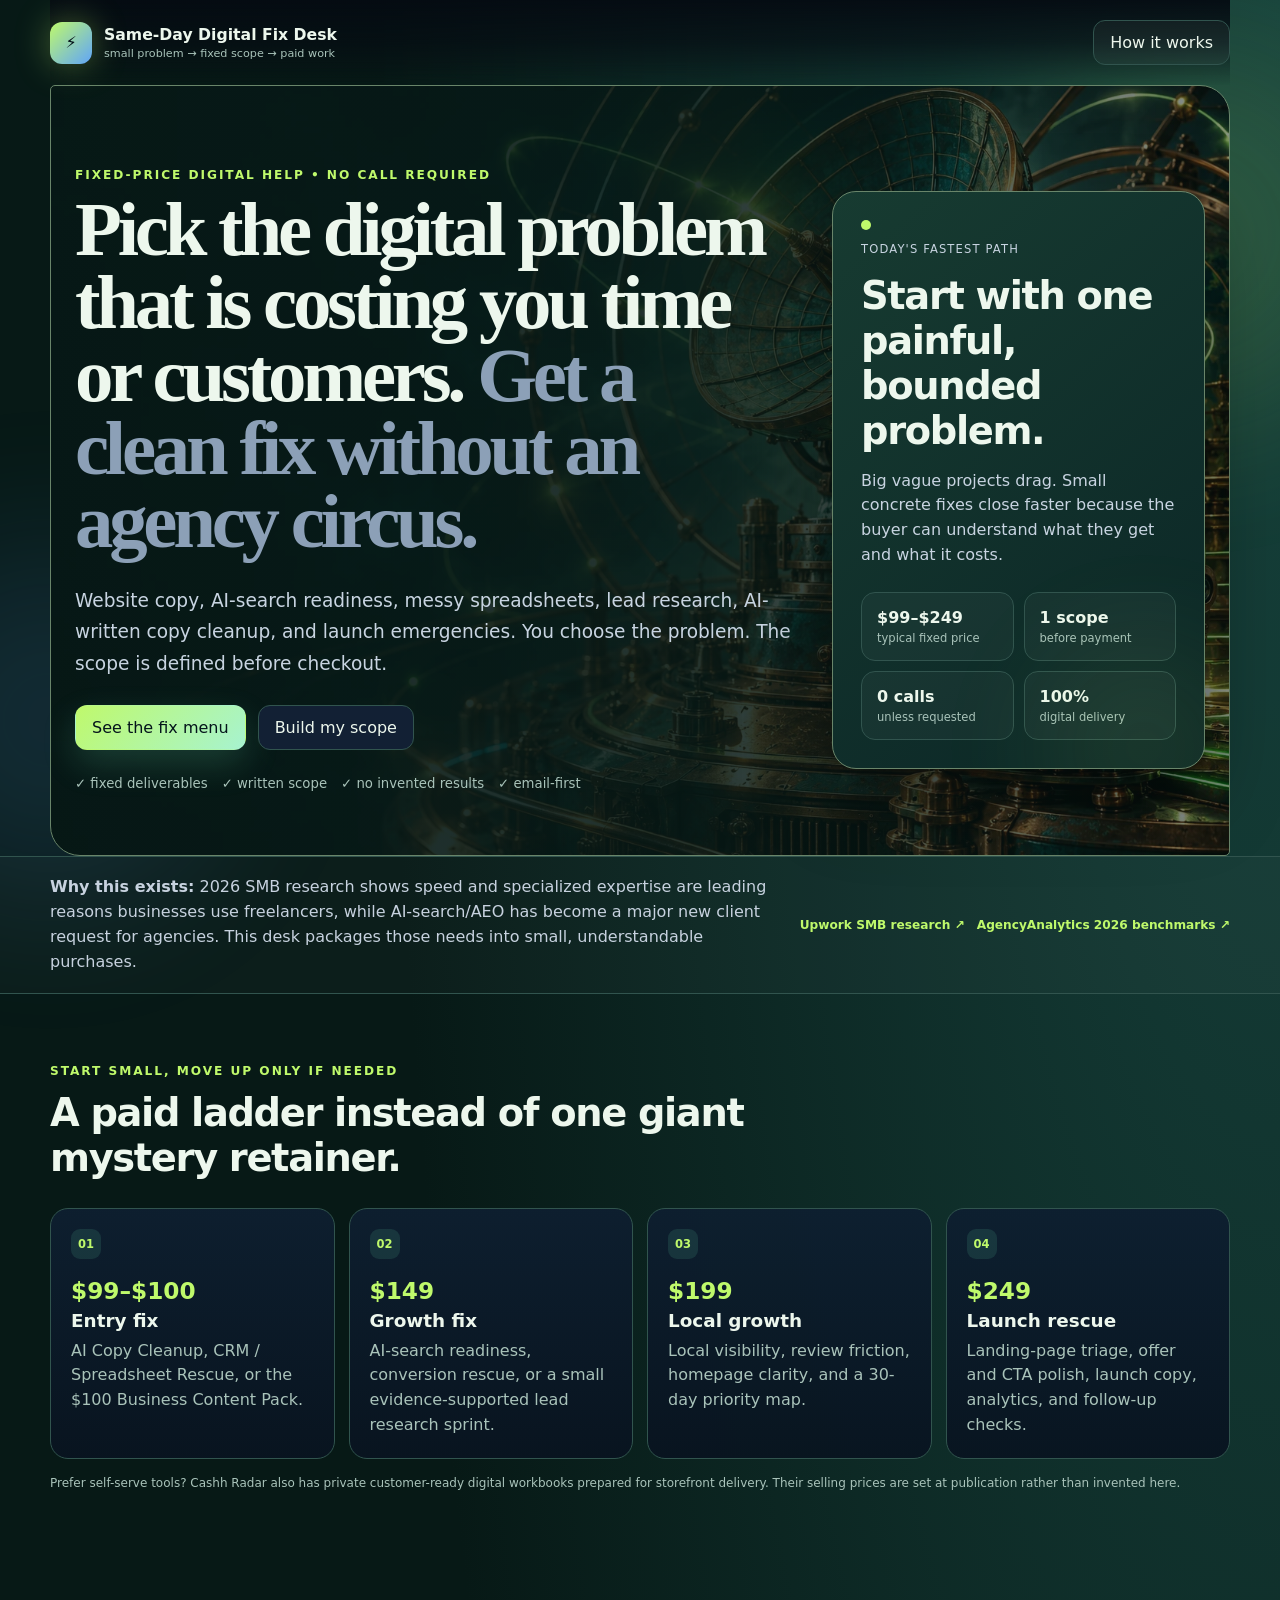
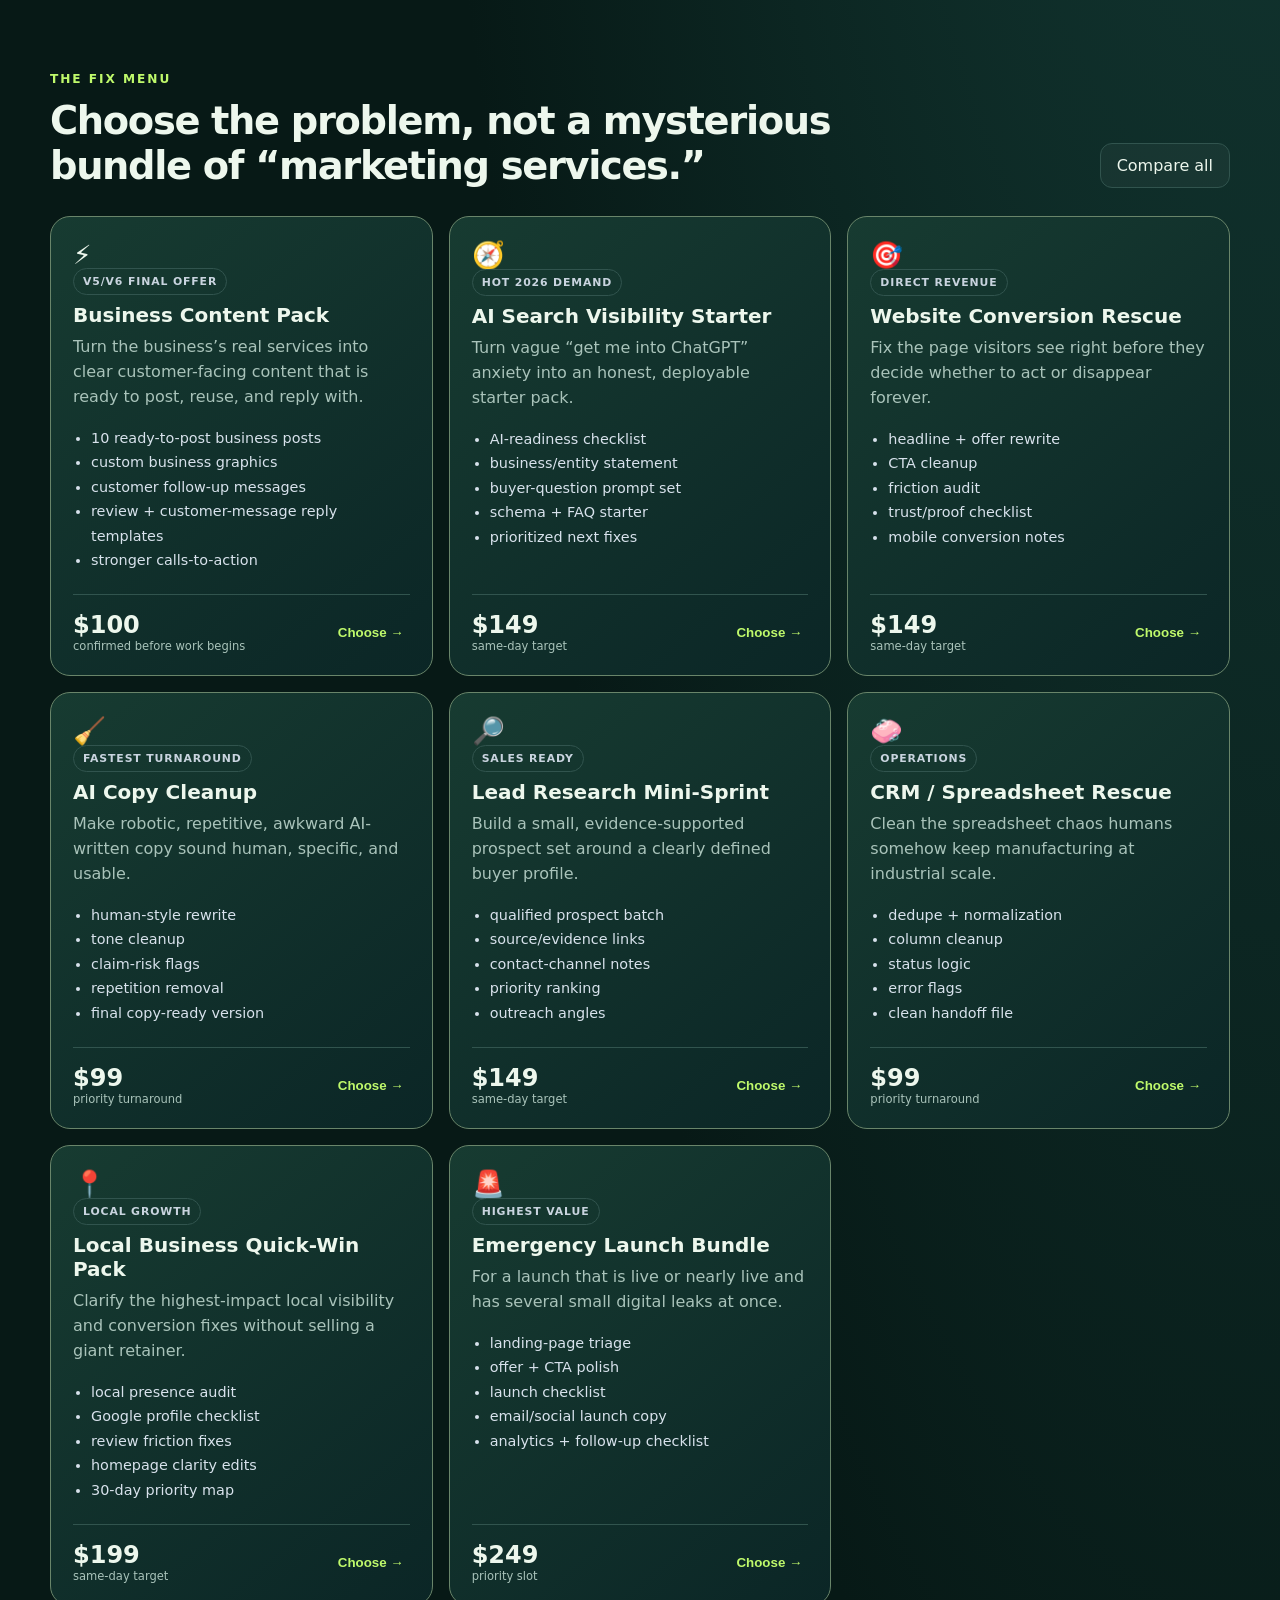
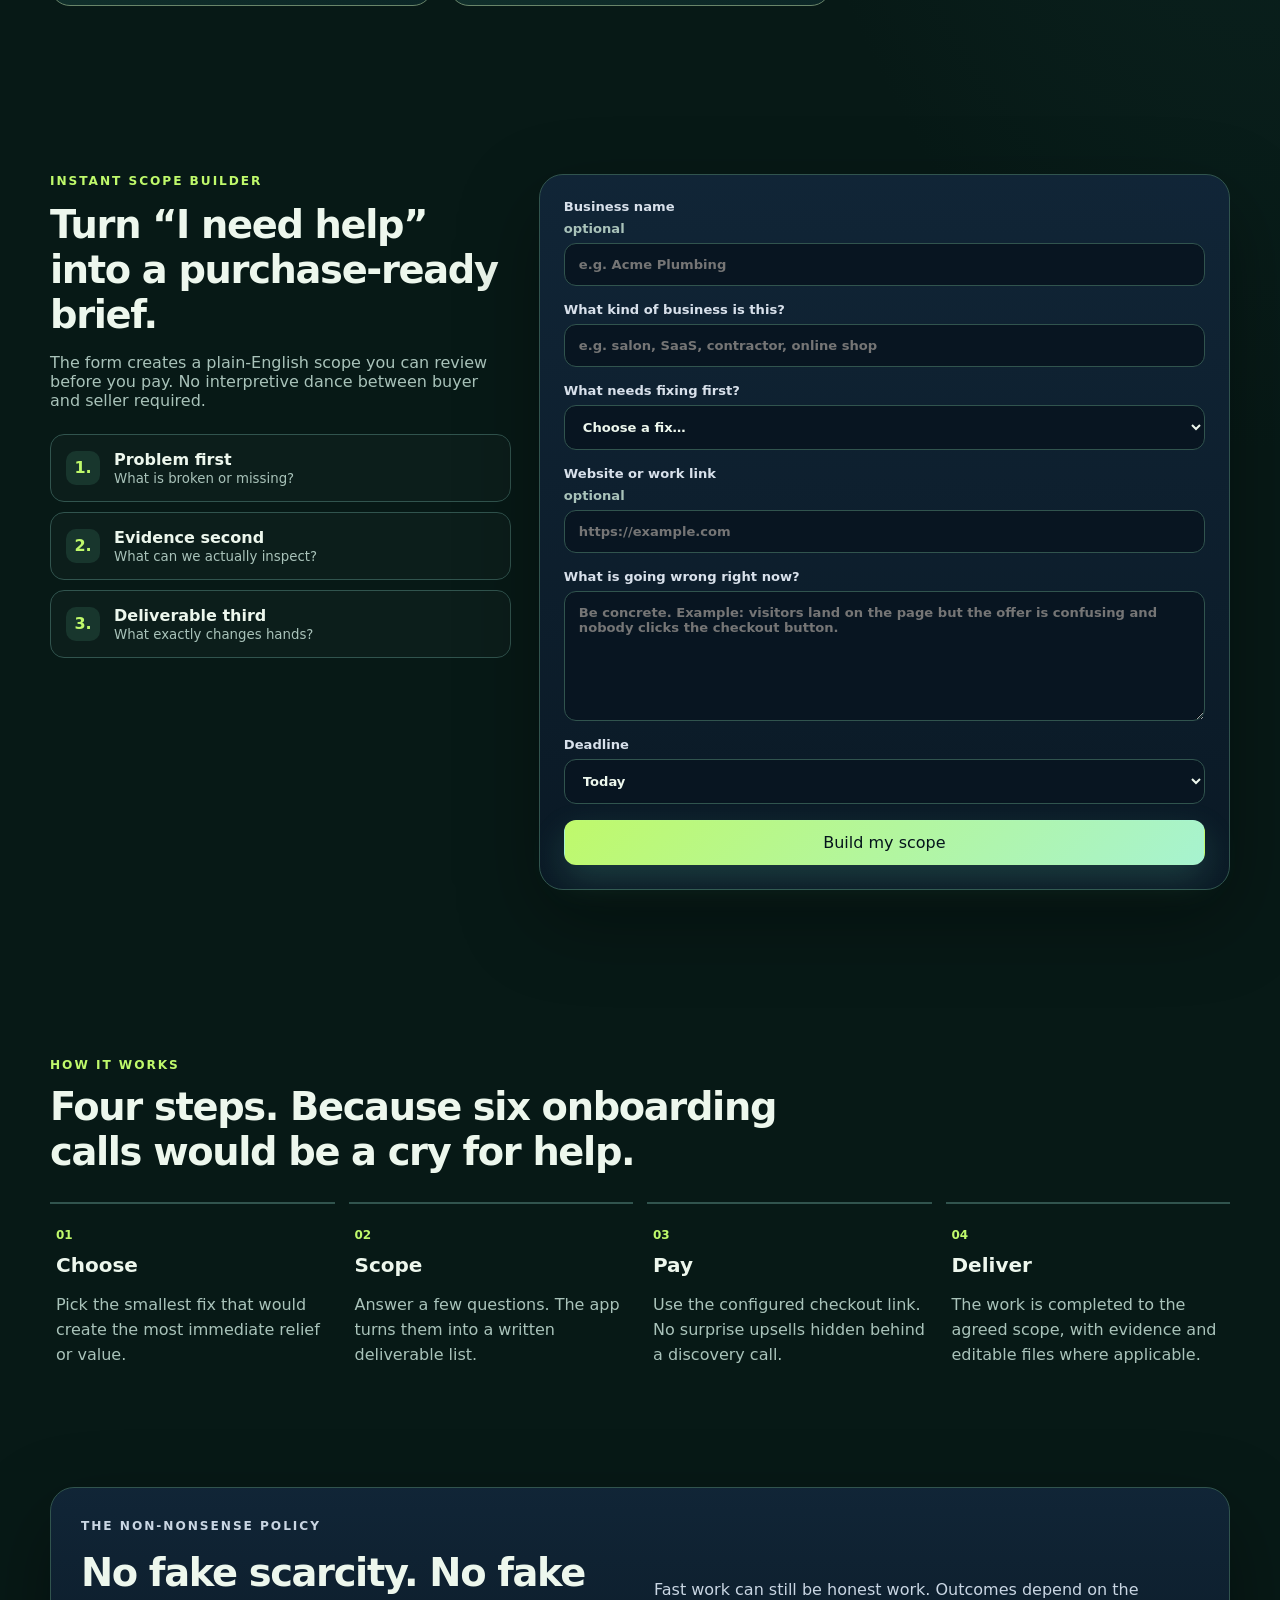
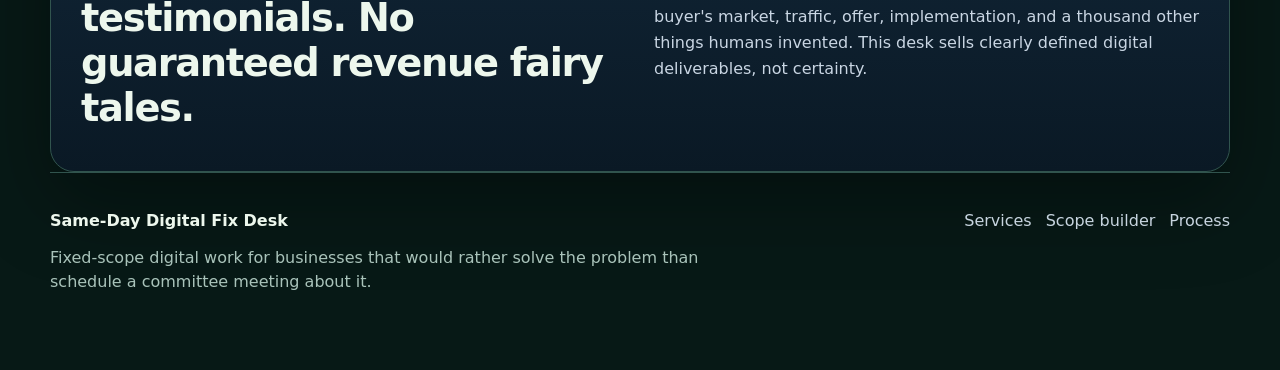
<file: fix-desk/index.html>
<!doctype html>
<html lang="en">
<head>
  <meta charset="utf-8" />
  <meta name="viewport" content="width=device-width,initial-scale=1,viewport-fit=cover" />
  <meta name="theme-color" content="#111827" />
  <meta name="description" content="Fixed-price same-day digital help for small businesses, with personalized prospect links and purchase-ready scopes." />
  <link rel="manifest" href="manifest.webmanifest" />
  <link rel="icon" href="/static/assets/icons/icon-192.png" />
  <link rel="apple-touch-icon" href="/static/assets/icons/icon-192.png" />
  <link rel="stylesheet" href="styles.css" />
  <title>Same-Day Digital Fix Desk</title>
</head>
<body>
  <div class="bg-orb orb-a"></div><div class="bg-orb orb-b"></div>
  <header class="topbar shell">
    <a class="brand" href="#top" aria-label="Home">
      <span class="brand-mark">⚡</span>
      <span><strong id="brandName">Same-Day Digital Fix Desk</strong><small>small problem → fixed scope → paid work</small></span>
    </a>
    <div class="top-actions">
      <button id="installBtn" class="ghost hidden" type="button">Install app</button>
      <a class="ghost" href="#how">How it works</a>
    </div>
  </header>

  <main id="top">
    <section id="leadBanner" class="lead-banner shell hidden" aria-live="polite">
      <div><span class="lead-kicker">PERSONALIZED REVIEW</span><strong id="leadBusiness"></strong></div>
      <button id="leadReviewBtn" class="primary" type="button">Review recommended fix</button>
    </section>

    <section class="hero shell">
      <div class="hero-copy">
        <div id="heroEyebrow" class="eyebrow">FIXED-PRICE DIGITAL HELP • NO CALL REQUIRED</div>
        <h1 id="heroTitle">Pick the digital problem that is costing you time or customers. <span>Get a clean fix without an agency circus.</span></h1>
        <p id="heroSub" class="hero-sub">Website copy, AI-search readiness, messy spreadsheets, lead research, AI-written copy cleanup, and launch emergencies. You choose the problem. The scope is defined before checkout.</p>
        <div class="hero-cta">
          <a id="heroPrimary" class="primary" href="#services">See the fix menu</a>
          <button class="secondary" id="startScopeBtn" type="button">Build my scope</button>
        </div>
        <div class="trust-row">
          <span>✓ fixed deliverables</span><span>✓ written scope</span><span>✓ no invented results</span><span>✓ email-first</span>
        </div>
      </div>
      <aside id="heroCard" class="hero-card">
        <div class="pulse-dot"></div>
        <p id="heroCardLabel" class="muted caps">TODAY'S FASTEST PATH</p>
        <h2 id="heroCardTitle">Start with one painful, bounded problem.</h2>
        <p id="heroCardText">Big vague projects drag. Small concrete fixes close faster because the buyer can understand what they get and what it costs.</p>
        <div id="heroMiniGrid" class="mini-grid">
          <div><strong>$99–$249</strong><span>typical fixed price</span></div>
          <div><strong>1 scope</strong><span>before payment</span></div>
          <div><strong>0 calls</strong><span>unless requested</span></div>
          <div><strong>100%</strong><span>digital delivery</span></div>
        </div>
      </aside>
    </section>

    <section id="leadEvidence" class="shell lead-evidence hidden">
      <div class="evidence-card">
        <p class="eyebrow">WHAT I NOTICED</p>
        <h2 id="leadEvidenceTitle"></h2>
        <p id="leadProblem"></p>
        <div class="evidence-note"><strong>Evidence / context</strong><span id="leadEvidenceText"></span></div>
        <a id="leadSource" class="source-link hidden" target="_blank" rel="noopener noreferrer">Open supporting source ↗</a>
        <p class="tiny muted">This is an observed issue or opportunity, not a claim that a purchase will produce guaranteed revenue or rankings.</p>
      </div>
      <div class="recommended-card">
        <p class="eyebrow">RECOMMENDED FIX</p>
        <div id="leadRecommended"></div>
      </div>
    </section>

    <section class="strip">
      <div class="shell strip-inner">
        <p><strong>Why this exists:</strong> 2026 SMB research shows speed and specialized expertise are leading reasons businesses use freelancers, while AI-search/AEO has become a major new client request for agencies. This desk packages those needs into small, understandable purchases.</p>
        <div class="research-links"><a href="https://www.upwork.com/resources/how-smbs-are-using-freelancers" target="_blank" rel="noopener noreferrer">Upwork SMB research ↗</a><a href="https://agencyanalytics.com/blog/agency-benchmarks-2026-ai-search" target="_blank" rel="noopener noreferrer">AgencyAnalytics 2026 benchmarks ↗</a></div>
      </div>
    </section>

    <section id="offerLadder" class="shell section offer-ladder">
      <div class="section-head">
        <div><p class="eyebrow">START SMALL, MOVE UP ONLY IF NEEDED</p><h2>A paid ladder instead of one giant mystery retainer.</h2></div>
      </div>
      <div class="ladder-grid">
        <article><span>01</span><strong>$99–$100</strong><h3>Entry fix</h3><p>AI Copy Cleanup, CRM / Spreadsheet Rescue, or the $100 Business Content Pack.</p></article>
        <article><span>02</span><strong>$149</strong><h3>Growth fix</h3><p>AI-search readiness, conversion rescue, or a small evidence-supported lead research sprint.</p></article>
        <article><span>03</span><strong>$199</strong><h3>Local growth</h3><p>Local visibility, review friction, homepage clarity, and a 30-day priority map.</p></article>
        <article><span>04</span><strong>$249</strong><h3>Launch rescue</h3><p>Landing-page triage, offer and CTA polish, launch copy, analytics, and follow-up checks.</p></article>
      </div>
      <p class="tiny muted ladder-note">Prefer self-serve tools? Cashh Radar also has private customer-ready digital workbooks prepared for storefront delivery. Their selling prices are set at publication rather than invented here.</p>
    </section>

    <section id="services" class="shell section">
      <div class="section-head">
        <div><p class="eyebrow">THE FIX MENU</p><h2>Choose the problem, not a mysterious bundle of “marketing services.”</h2></div>
        <button id="compareBtn" class="ghost" type="button">Compare all</button>
      </div>
      <div id="serviceGrid" class="service-grid" aria-live="polite"></div>
    </section>

    <section id="scope" class="shell section two-col">
      <div>
        <p class="eyebrow">INSTANT SCOPE BUILDER</p>
        <h2>Turn “I need help” into a purchase-ready brief.</h2>
        <p class="muted">The form creates a plain-English scope you can review before you pay. No interpretive dance between buyer and seller required.</p>
        <div class="principles">
          <div><b>1.</b><span><strong>Problem first</strong><small>What is broken or missing?</small></span></div>
          <div><b>2.</b><span><strong>Evidence second</strong><small>What can we actually inspect?</small></span></div>
          <div><b>3.</b><span><strong>Deliverable third</strong><small>What exactly changes hands?</small></span></div>
        </div>
      </div>
      <form id="scopeForm" class="scope-card">
        <label>Business name <span class="optional">optional</span><input id="businessNameInput" maxlength="100" placeholder="e.g. Acme Plumbing" /></label>
        <label>What kind of business is this?<input id="businessType" required maxlength="80" placeholder="e.g. salon, SaaS, contractor, online shop" /></label>
        <label>What needs fixing first?<select id="serviceSelect" required></select></label>
        <label>Website or work link <span class="optional">optional</span><input id="workUrl" type="url" placeholder="https://example.com" /></label>
        <label>What is going wrong right now?<textarea id="problemText" required maxlength="700" placeholder="Be concrete. Example: visitors land on the page but the offer is confusing and nobody clicks the checkout button."></textarea></label>
        <label>Deadline<select id="deadline"><option>Today</option><option>Within 24 hours</option><option>Within 48 hours</option><option>This week</option></select></label>
        <button class="primary wide" type="submit">Build my scope</button>
      </form>
    </section>

    <section id="scopeResult" class="shell section hidden">
      <div class="result-card">
        <div class="result-top"><div><p class="eyebrow">YOUR READY-TO-SEND SCOPE</p><h2 id="scopeTitle"></h2></div><span id="scopePrice" class="price-pill"></span></div>
        <div id="scopeOutput" class="scope-output"></div>
        <div class="result-actions">
          <button id="copyScopeBtn" class="secondary" type="button">Copy scope</button>
          <a id="emailScopeBtn" class="secondary" href="#">Email scope</a>
          <a id="payBtn" class="primary" href="#" target="_blank" rel="noopener noreferrer">Continue to checkout</a>
        </div>
        <p id="checkoutNote" class="tiny muted"></p>
      </div>
    </section>

    <section id="how" class="shell section">
      <div class="section-head"><div><p class="eyebrow">HOW IT WORKS</p><h2>Four steps. Because six onboarding calls would be a cry for help.</h2></div></div>
      <div class="steps">
        <article><span>01</span><h3>Choose</h3><p>Pick the smallest fix that would create the most immediate relief or value.</p></article>
        <article><span>02</span><h3>Scope</h3><p>Answer a few questions. The app turns them into a written deliverable list.</p></article>
        <article><span>03</span><h3>Pay</h3><p>Use the configured checkout link. No surprise upsells hidden behind a discovery call.</p></article>
        <article><span>04</span><h3>Deliver</h3><p>The work is completed to the agreed scope, with evidence and editable files where applicable.</p></article>
      </div>
    </section>

    <section class="shell section ethics">
      <div><p class="eyebrow">THE NON-NONSENSE POLICY</p><h2>No fake scarcity. No fake testimonials. No guaranteed revenue fairy tales.</h2></div>
      <p>Fast work can still be honest work. Outcomes depend on the buyer's market, traffic, offer, implementation, and a thousand other things humans invented. This desk sells clearly defined digital deliverables, not certainty.</p>
    </section>

    <section id="ownerPanel" class="shell section hidden">
      <div class="owner-card">
        <p class="eyebrow">OWNER LAUNCH CONSOLE</p>
        <h2>Configure checkout, then generate personalized prospect links in bulk.</h2>
        <p class="muted">Everything below runs locally in this browser. Paste PayPal, Shopify, Sellvia, Stripe Payment Links, or any HTTPS checkout URL. You can set one fallback checkout or a different URL for every package.</p>
        <div class="owner-grid">
          <label>Public brand name<input id="ownerBrand" value="Same-Day Digital Fix Desk" /></label>
          <label>Fallback checkout URL<input id="ownerPay" type="url" placeholder="https://..." /></label>
          <label>Reply email<input id="ownerEmail" type="email" placeholder="you@example.com" /></label>
          <label>Seller note<input id="ownerNote" maxlength="140" placeholder="e.g. Email delivery only. Most scopes completed same day when capacity allows." /></label>
        </div>
        <h3 class="owner-subhead">Package prices + checkout links</h3>
        <div class="owner-services" id="ownerServices"></div>
        <div class="result-actions">
          <button id="generateLinkBtn" class="primary" type="button">Generate generic customer link</button>
          <button id="copyLinkBtn" class="secondary hidden" type="button">Copy customer link</button>
          <button id="shareLinkBtn" class="secondary hidden" type="button">Share</button>
        </div>
        <div id="customerLinkBox" class="linkbox hidden"></div>
        <div class="goal-card"><strong id="goalMath"></strong><span>Seller-side launch math, not a promise of sales.</span></div>
      </div>

      <div class="owner-card campaign-card">
        <p class="eyebrow">CAMPAIGN LINK GENERATOR</p>
        <h2>Turn a prospect sheet into one personalized sales page per business.</h2>
        <p class="muted">Use these headers: <code>business_name,business_type,website,problem,evidence,source_url,service_id</code>. Valid service IDs: <code>content, aeo, conversion, cleanup, leads, data, local, launch</code>. Leave service_id blank and the app will infer a best-fit package from the problem text.</p>
        <div class="campaign-actions">
          <label class="file-label">Import CSV<input id="campaignFile" type="file" accept=".csv,text/csv" /></label>
          <button id="loadSampleBtn" class="secondary" type="button">Load sample row</button>
          <button id="clearCampaignBtn" class="ghost" type="button">Clear</button>
        </div>
        <textarea id="campaignCsv" class="campaign-textarea" spellcheck="false" placeholder="business_name,business_type,website,problem,evidence,source_url,service_id
Example Co,local retailer,https://example.com,Homepage offer is hard to understand,Homepage hero leads with generic copy,https://example.com,conversion"></textarea>
        <div class="result-actions">
          <button id="generateCampaignBtn" class="primary" type="button">Generate personalized links</button>
          <button id="downloadCampaignBtn" class="secondary hidden" type="button">Download enriched CSV</button>
        </div>
        <div id="campaignStatus" class="campaign-status muted"></div>
        <div id="campaignPreview" class="campaign-preview"></div>
      </div>
    </section>
  </main>

  <footer class="shell footer">
    <div><strong id="footerBrand">Same-Day Digital Fix Desk</strong><p>Fixed-scope digital work for businesses that would rather solve the problem than schedule a committee meeting about it.</p></div>
    <div class="footer-links"><a href="#services">Services</a><a href="#scope">Scope builder</a><a href="#how">Process</a></div>
  </footer>

  <dialog id="compareDialog">
    <button class="dialog-close" id="closeCompare" aria-label="Close">×</button>
    <p class="eyebrow">COMPARE FIXES</p><h2>Pick the smallest scope that solves the actual problem.</h2>
    <div id="compareTable"></div>
  </dialog>

  <script src="app-base.js" defer></script>
  <script src="app-ui.js" defer></script>
  <script src="app-owner.js" defer></script>
  <script src="app-campaign.js" defer></script>
</body>
</html>
</file>
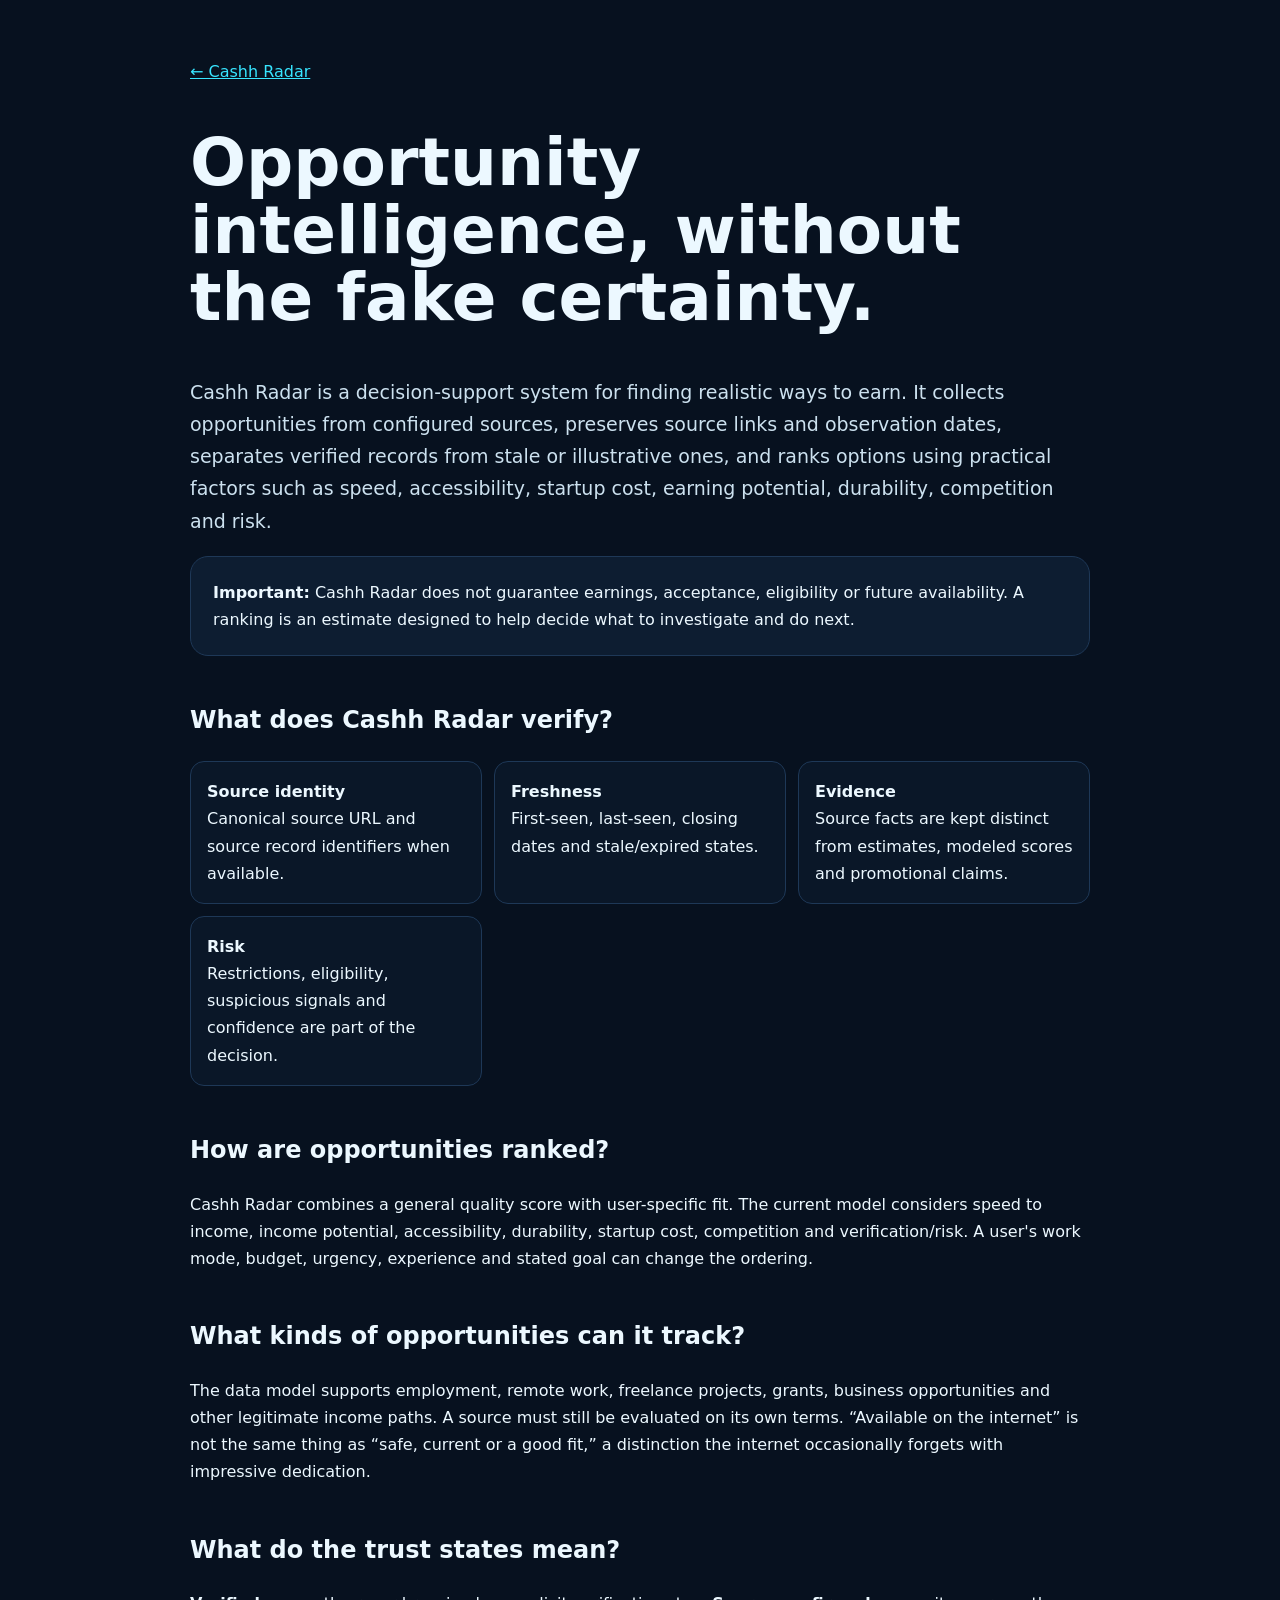
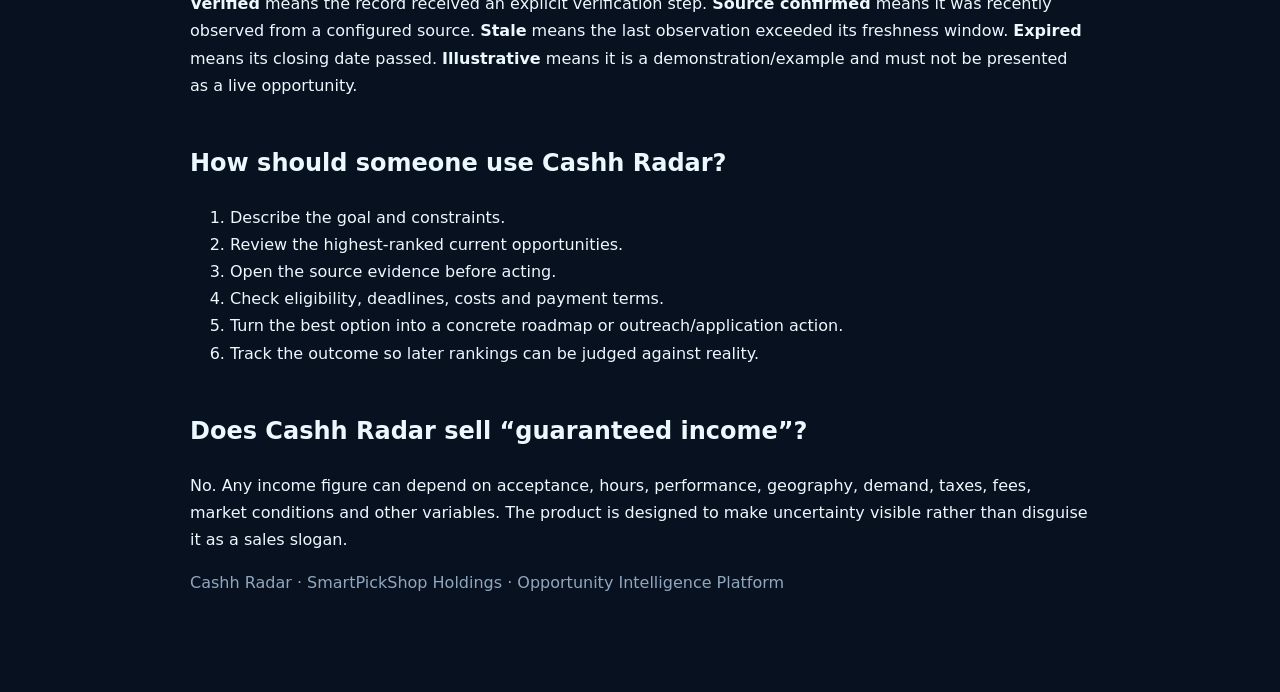
<file: static/opportunity-intelligence.html>
<!doctype html>
<html lang="en"><head><meta charset="utf-8"><meta name="viewport" content="width=device-width,initial-scale=1"><title>Opportunity Intelligence: How Cashh Radar Finds and Verifies Ways to Earn</title><meta name="description" content="Learn how Cashh Radar discovers, verifies, ranks and tracks jobs, grants, freelance work and business opportunities without presenting estimates as guaranteed income."><meta name="robots" content="index,follow,max-image-preview:large,max-snippet:-1"><link rel="canonical" href="https://cashh-radar-web-production.up.railway.app/static/opportunity-intelligence.html"><meta property="og:type" content="article"><meta property="og:title" content="Cashh Radar Opportunity Intelligence"><meta property="og:description" content="A plain-English guide to source verification, opportunity scoring, freshness and realistic income decision support."><style>body{margin:0;background:#07111f;color:#ecf8ff;font:16px/1.7 system-ui,sans-serif}main{max-width:900px;margin:auto;padding:42px 20px 80px}a{color:#37e5ff}h1{font-size:clamp(36px,7vw,66px);line-height:1.02}h2{margin-top:44px}.card{border:1px solid #1e3857;background:#0d1d31;border-radius:18px;padding:22px;margin:18px 0}.answer{font-size:19px;color:#cce1ef}.muted{color:#91a7bd}.grid{display:grid;grid-template-columns:repeat(auto-fit,minmax(220px,1fr));gap:12px}.grid div{border:1px solid #1e3857;border-radius:14px;padding:16px;background:#0a1728}</style><script type="application/ld+json">{"@context":"https://schema.org","@type":"WebApplication","name":"Cashh Radar","url":"https://cashh-radar-web-production.up.railway.app/","applicationCategory":"BusinessApplication","operatingSystem":"Web","description":"Opportunity intelligence platform that discovers, verifies, ranks and tracks income, work, grant, freelance and business opportunities with evidence-labeled decision support.","isAccessibleForFree":true,"publisher":{"@type":"Organization","name":"SmartPickShop Holdings"}}</script></head><body><main><p><a href="/">← Cashh Radar</a></p><h1>Opportunity intelligence, without the fake certainty.</h1><p class="answer">Cashh Radar is a decision-support system for finding realistic ways to earn. It collects opportunities from configured sources, preserves source links and observation dates, separates verified records from stale or illustrative ones, and ranks options using practical factors such as speed, accessibility, startup cost, earning potential, durability, competition and risk.</p><div class="card"><strong>Important:</strong> Cashh Radar does not guarantee earnings, acceptance, eligibility or future availability. A ranking is an estimate designed to help decide what to investigate and do next.</div><h2>What does Cashh Radar verify?</h2><div class="grid"><div><b>Source identity</b><br>Canonical source URL and source record identifiers when available.</div><div><b>Freshness</b><br>First-seen, last-seen, closing dates and stale/expired states.</div><div><b>Evidence</b><br>Source facts are kept distinct from estimates, modeled scores and promotional claims.</div><div><b>Risk</b><br>Restrictions, eligibility, suspicious signals and confidence are part of the decision.</div></div><h2>How are opportunities ranked?</h2><p>Cashh Radar combines a general quality score with user-specific fit. The current model considers speed to income, income potential, accessibility, durability, startup cost, competition and verification/risk. A user's work mode, budget, urgency, experience and stated goal can change the ordering.</p><h2>What kinds of opportunities can it track?</h2><p>The data model supports employment, remote work, freelance projects, grants, business opportunities and other legitimate income paths. A source must still be evaluated on its own terms. “Available on the internet” is not the same thing as “safe, current or a good fit,” a distinction the internet occasionally forgets with impressive dedication.</p><h2>What do the trust states mean?</h2><p><b>Verified</b> means the record received an explicit verification step. <b>Source confirmed</b> means it was recently observed from a configured source. <b>Stale</b> means the last observation exceeded its freshness window. <b>Expired</b> means its closing date passed. <b>Illustrative</b> means it is a demonstration/example and must not be presented as a live opportunity.</p><h2>How should someone use Cashh Radar?</h2><ol><li>Describe the goal and constraints.</li><li>Review the highest-ranked current opportunities.</li><li>Open the source evidence before acting.</li><li>Check eligibility, deadlines, costs and payment terms.</li><li>Turn the best option into a concrete roadmap or outreach/application action.</li><li>Track the outcome so later rankings can be judged against reality.</li></ol><h2>Does Cashh Radar sell “guaranteed income”?</h2><p>No. Any income figure can depend on acceptance, hours, performance, geography, demand, taxes, fees, market conditions and other variables. The product is designed to make uncertainty visible rather than disguise it as a sales slogan.</p><p class="muted">Cashh Radar · SmartPickShop Holdings · Opportunity Intelligence Platform</p></main></body></html>
</file>
<file: fix-desk/styles.css>
:root{--bg:#050b12;--card:#0b1927;--card2:#10263a;--text:#f4f7fb;--muted:#8ea3b8;--line:#20364a;--accent:#6ee7b7;--accent2:#60a5fa;--warn:#fbbf24;--shadow:0 30px 80px rgba(0,0,0,.35)}*{box-sizing:border-box}html{scroll-behavior:smooth}body{margin:0;font-family:Inter,ui-sans-serif,system-ui,-apple-system,BlinkMacSystemFont,"Segoe UI",sans-serif;background:radial-gradient(circle at 70% 0%,#102039 0,#050b12 42%,#03070c 100%);color:var(--text);min-height:100vh;overflow-x:hidden}.shell{width:min(1180px,calc(100% - 32px));margin:auto}.bg-orb{position:fixed;border-radius:999px;filter:blur(80px);opacity:.13;pointer-events:none;z-index:-1}.orb-a{width:380px;height:380px;background:var(--accent);top:5%;right:-100px}.orb-b{width:360px;height:360px;background:var(--accent2);bottom:0;left:-130px}.topbar{display:flex;justify-content:space-between;align-items:center;padding:20px 0;position:sticky;top:0;z-index:20;background:linear-gradient(to bottom,rgba(5,11,18,.95),rgba(5,11,18,.65),transparent);backdrop-filter:blur(12px)}.brand{display:flex;gap:12px;align-items:center;text-decoration:none;color:inherit}.brand-mark{display:grid;place-items:center;width:42px;height:42px;border-radius:12px;background:linear-gradient(135deg,var(--accent),var(--accent2));color:#031018;box-shadow:0 0 34px color-mix(in srgb,var(--accent),transparent 65%)}.brand strong{display:block;font-size:.98rem}.brand small{display:block;color:var(--muted);font-size:.7rem;margin-top:3px}.top-actions{display:flex;gap:8px}.ghost,.secondary,.primary,.file-label{border:1px solid var(--line);border-radius:12px;padding:12px 16px;font-weight:800;text-decoration:none;cursor:pointer;display:inline-flex;align-items:center;justify-content:center;transition:.2s ease;font:inherit}.ghost{background:rgba(255,255,255,.04);color:var(--text)}.ghost:hover,.secondary:hover,.file-label:hover{background:rgba(255,255,255,.09);transform:translateY(-1px)}.primary{background:linear-gradient(135deg,var(--accent),#a7f3d0);border-color:transparent;color:#04141b;box-shadow:0 14px 34px rgba(110,231,183,.18)}.primary:hover{transform:translateY(-2px);box-shadow:0 18px 42px rgba(110,231,183,.25)}.secondary,.file-label{background:#122034;color:var(--text)}.lead-banner{margin-top:18px;border:1px solid rgba(110,231,183,.28);background:rgba(110,231,183,.075);border-radius:18px;padding:14px 16px;display:flex;justify-content:space-between;align-items:center;gap:20px}.lead-banner>div{display:grid;gap:4px}.lead-kicker{font-size:.65rem;letter-spacing:.13em;color:var(--accent);font-weight:900}.lead-banner strong{font-size:1.05rem}.hero{display:grid;grid-template-columns:1.45fr .75fr;gap:36px;align-items:center;padding:82px 0 64px}.eyebrow{font-size:.76rem;letter-spacing:.16em;font-weight:900;color:var(--accent);margin:0 0 12px}.hero h1{font-size:clamp(2.8rem,6vw,5.8rem);line-height:.95;letter-spacing:-.055em;margin:0;max-width:900px}.hero h1 span{color:#8ca0b7}.hero-sub{font-size:1.16rem;line-height:1.7;color:#c8d4e1;max-width:760px;margin:26px 0}.hero-cta,.result-actions,.campaign-actions{display:flex;gap:12px;flex-wrap:wrap}.trust-row{display:flex;gap:14px;flex-wrap:wrap;color:var(--muted);font-size:.83rem;margin-top:26px}.hero-card,.scope-card,.result-card,.owner-card,.ethics,.evidence-card,.recommended-card{background:linear-gradient(180deg,rgba(18,38,58,.92),rgba(11,25,39,.92));border:1px solid var(--line);border-radius:24px;box-shadow:var(--shadow)}.hero-card{padding:28px;position:relative;overflow:hidden}.hero-card:after{content:"";position:absolute;inset:auto -50px -90px auto;width:220px;height:220px;border-radius:50%;background:var(--accent);filter:blur(60px);opacity:.08}.pulse-dot{width:10px;height:10px;border-radius:50%;background:var(--accent);box-shadow:0 0 0 0 rgba(110,231,183,.6);animation:pulse 1.8s infinite}@keyframes pulse{70%{box-shadow:0 0 0 12px rgba(110,231,183,0)}100%{box-shadow:0 0 0 0 rgba(110,231,183,0)}}.caps{text-transform:uppercase;letter-spacing:.1em;font-size:.72rem}.hero-card h2,.section h2,.lead-evidence h2{font-size:clamp(1.7rem,3vw,2.7rem);letter-spacing:-.035em;margin:.35em 0}.hero-card p{color:#c8d4e1;line-height:1.55}.mini-grid{display:grid;grid-template-columns:1fr 1fr;gap:10px;margin-top:24px}.mini-grid div{padding:15px;border:1px solid var(--line);border-radius:14px;background:rgba(255,255,255,.03)}.mini-grid strong,.mini-grid span{display:block}.mini-grid span{color:var(--muted);font-size:.72rem;margin-top:4px}.lead-evidence{display:grid;grid-template-columns:1.05fr .95fr;gap:16px;padding:0 0 58px}.evidence-card,.recommended-card{padding:26px}.evidence-card>p:not(.eyebrow),.recommended-card>p{color:#cbd6e2;line-height:1.65}.evidence-note{display:grid;gap:8px;padding:16px;border:1px solid var(--line);background:rgba(255,255,255,.025);border-radius:14px;margin:18px 0}.evidence-note span{color:#c5d1dd;line-height:1.55}.source-link{color:var(--accent);font-weight:800;text-decoration:none}.rec-head{display:grid;grid-template-columns:auto 1fr auto;gap:12px;align-items:start}.rec-head h3{margin:8px 0 0;font-size:1.3rem}.recommended-card ul{padding-left:20px;color:#d7e1eb;line-height:1.75}.strip{border-top:1px solid var(--line);border-bottom:1px solid var(--line);background:rgba(255,255,255,.025)}.strip-inner{padding:18px 0;color:#c7d2df;display:grid;grid-template-columns:1fr auto;gap:20px;align-items:center}.strip p{margin:0;line-height:1.55}.research-links{display:flex;gap:12px;flex-wrap:wrap;justify-content:flex-end}.research-links a{color:var(--accent);font-size:.76rem;font-weight:800;text-decoration:none}.section{padding:84px 0}.section-head{display:flex;justify-content:space-between;gap:20px;align-items:end;margin-bottom:28px}.section-head h2{margin:0;max-width:800px}.service-grid{display:grid;grid-template-columns:repeat(3,1fr);gap:16px}.service-card{border:1px solid var(--line);background:linear-gradient(180deg,rgba(14,31,48,.95),rgba(9,20,32,.95));border-radius:20px;padding:22px;display:flex;flex-direction:column;min-height:370px;transition:.2s ease;position:relative}.service-card:hover{transform:translateY(-4px);border-color:color-mix(in srgb,var(--accent),transparent 55%);box-shadow:0 22px 50px rgba(0,0,0,.25)}.service-card.recommended-service{border-color:rgba(110,231,183,.55);box-shadow:0 0 0 1px rgba(110,231,183,.08),0 22px 55px rgba(0,0,0,.25)}.recommended-flag{display:inline-block;color:#04141b;background:var(--accent);font-size:.62rem;font-weight:950;letter-spacing:.08em;padding:5px 7px;border-radius:7px;margin-right:6px}.service-icon{font-size:1.65rem}.service-card h3{font-size:1.25rem;margin:14px 0 8px}.service-card p{color:var(--muted);line-height:1.55;margin:0 0 16px}.service-card ul{padding-left:18px;margin:0 0 22px;color:#d8e2ec;font-size:.9rem;line-height:1.7}.service-footer{display:flex;justify-content:space-between;gap:10px;align-items:center;margin-top:auto;padding-top:16px;border-top:1px solid var(--line)}.service-price{font-size:1.5rem;font-weight:900}.service-time{font-size:.72rem;color:var(--muted)}.choose-service{background:transparent;color:var(--accent);border:0;font-weight:900;cursor:pointer}.badge{font-size:.68rem;font-weight:900;letter-spacing:.08em;padding:6px 9px;border-radius:999px;border:1px solid var(--line);color:#c9d4df}.two-col{display:grid;grid-template-columns:.8fr 1.2fr;gap:28px;align-items:start}.muted{color:var(--muted)}.principles{display:grid;gap:10px;margin-top:24px}.principles div{display:flex;gap:14px;align-items:center;padding:15px;border:1px solid var(--line);border-radius:14px;background:rgba(255,255,255,.025)}.principles b{display:grid;place-items:center;width:34px;height:34px;border-radius:10px;background:rgba(110,231,183,.12);color:var(--accent)}.principles strong,.principles small{display:block}.principles small{color:var(--muted);margin-top:2px}.scope-card{padding:24px;display:grid;gap:16px}.scope-card label,.owner-grid label,.owner-service-row label{display:grid;gap:7px;font-size:.82rem;font-weight:800;color:#d8e1eb}.optional{color:var(--muted);font-weight:600}.scope-card input,.scope-card select,.scope-card textarea,.owner-grid input,.owner-service-row input,.campaign-textarea{width:100%;background:#081521;border:1px solid var(--line);border-radius:12px;color:var(--text);padding:13px 14px;font:inherit;outline:none}.scope-card textarea{min-height:130px;resize:vertical}.scope-card input:focus,.scope-card select:focus,.scope-card textarea:focus,.owner-grid input:focus,.owner-service-row input:focus,.campaign-textarea:focus{border-color:var(--accent);box-shadow:0 0 0 3px rgba(110,231,183,.09)}.wide{width:100%}.result-card{padding:28px}.result-top{display:flex;justify-content:space-between;gap:18px;align-items:flex-start}.price-pill{background:var(--accent);color:#04141b;border-radius:999px;padding:10px 15px;font-weight:950;font-size:1.05rem;white-space:nowrap}.scope-output{display:grid;grid-template-columns:1fr 1fr;gap:12px;margin:24px 0}.scope-block{border:1px solid var(--line);border-radius:14px;padding:16px;background:rgba(255,255,255,.025)}.scope-block strong{display:block;margin-bottom:6px}.scope-block p,.scope-block ul{margin:0;color:#cbd6e2;line-height:1.55;font-size:.9rem}.scope-block a{color:var(--accent)}.scope-block ul{padding-left:18px}.tiny{font-size:.75rem;line-height:1.45}.steps{display:grid;grid-template-columns:repeat(4,1fr);gap:14px}.steps article{border-top:2px solid var(--line);padding:20px 6px}.steps span{color:var(--accent);font-weight:900;font-size:.75rem}.steps h3{font-size:1.25rem;margin:10px 0 8px}.steps p{color:var(--muted);line-height:1.55}.ethics{padding:28px 30px!important;display:grid;grid-template-columns:1fr 1fr;gap:28px;align-items:center}.ethics p{line-height:1.65;color:#c9d6e3}.owner-card{padding:30px;margin-bottom:20px}.owner-grid{display:grid;grid-template-columns:1fr 1fr;gap:14px;margin:22px 0}.owner-subhead{margin-top:28px}.owner-services{display:grid;gap:9px;margin:14px 0 22px}.owner-service-row{display:grid;grid-template-columns:1fr 120px 1.25fr;gap:10px;align-items:end;padding:12px;border:1px solid var(--line);border-radius:14px;background:rgba(255,255,255,.02)}.owner-service-row>div{display:grid;gap:4px}.owner-service-row small{color:var(--muted);font-family:ui-monospace,SFMono-Regular,Menlo,monospace}.linkbox{margin-top:14px;padding:14px;border-radius:12px;background:#06111a;border:1px solid var(--line);word-break:break-all;color:#b9c8d6;font-size:.78rem}.goal-card{display:flex;justify-content:space-between;gap:20px;margin-top:20px;padding:16px;border-radius:14px;background:rgba(110,231,183,.08);border:1px solid rgba(110,231,183,.15)}.goal-card strong{color:var(--accent)}.goal-card span{font-size:.78rem;color:var(--muted)}.campaign-card{margin-top:20px}.campaign-actions{margin:16px 0}.file-label input{display:none}.campaign-textarea{min-height:220px;resize:vertical;font-family:ui-monospace,SFMono-Regular,Menlo,monospace;font-size:.8rem;line-height:1.55;margin-bottom:16px}.campaign-status{margin:16px 0}.campaign-preview{display:grid;gap:8px}.campaign-row{display:flex;justify-content:space-between;gap:18px;align-items:center;border:1px solid var(--line);padding:11px 12px;border-radius:12px;background:rgba(255,255,255,.02)}.campaign-row>div{display:grid;gap:4px}.campaign-row small{color:var(--muted)}code{background:#071521;border:1px solid var(--line);padding:2px 5px;border-radius:6px;color:#cbe8df}.footer{padding:38px 0 60px;border-top:1px solid var(--line);display:flex;justify-content:space-between;gap:30px;color:var(--muted)}.footer strong{color:var(--text)}.footer p{max-width:680px;line-height:1.5}.footer-links{display:flex;gap:14px;flex-wrap:wrap}.footer a{color:#c7d4df;text-decoration:none}dialog{width:min(900px,calc(100% - 24px));border:1px solid var(--line);border-radius:20px;background:#091522;color:var(--text);padding:26px;box-shadow:var(--shadow)}dialog::backdrop{background:rgba(0,0,0,.72);backdrop-filter:blur(8px)}.dialog-close{position:absolute;right:16px;top:14px;background:transparent;color:var(--text);border:0;font-size:1.7rem;cursor:pointer}.compare-list{display:grid;gap:10px;margin-top:20px}.compare-row{display:grid;grid-template-columns:1.2fr .45fr .8fr 1.5fr;gap:10px;padding:14px;border:1px solid var(--line);border-radius:12px;align-items:center}.compare-row small{color:var(--muted)}.hidden{display:none!important}
@media (max-width:900px){.hero,.two-col,.lead-evidence{grid-template-columns:1fr}.hero{padding-top:50px}.service-grid{grid-template-columns:1fr 1fr}.steps{grid-template-columns:1fr 1fr}.ethics{grid-template-columns:1fr}.hero h1{font-size:clamp(2.7rem,12vw,4.6rem)}.strip-inner{grid-template-columns:1fr}.research-links{justify-content:flex-start}.owner-service-row{grid-template-columns:1fr 120px 1fr}}
@media (max-width:620px){.shell{width:min(100% - 22px,1180px)}.top-actions .ghost:not(#installBtn){display:none}.brand small{display:none}.lead-banner{align-items:flex-start;flex-direction:column}.lead-banner .primary{width:100%}.hero{padding:38px 0 46px}.hero-sub{font-size:1rem}.hero-cta>*{flex:1}.service-grid{grid-template-columns:1fr}.section{padding:60px 0}.section-head{align-items:flex-start;flex-direction:column}.scope-output{grid-template-columns:1fr}.steps{grid-template-columns:1fr 1fr}.result-top{flex-direction:column}.result-actions>*{width:100%}.owner-grid{grid-template-columns:1fr}.owner-service-row{grid-template-columns:1fr}.footer{flex-direction:column}.compare-row{grid-template-columns:1fr 1fr}.compare-row .compare-desc{grid-column:1/-1}.mini-grid{grid-template-columns:1fr 1fr}.rec-head{grid-template-columns:auto 1fr}.rec-head .price-pill{grid-column:1/-1;width:max-content}.campaign-actions>*{width:100%}.campaign-row{align-items:flex-start;flex-direction:column}.campaign-row button{width:100%}}
.offer-ladder{padding-top:70px}.ladder-grid{display:grid;grid-template-columns:repeat(4,1fr);gap:14px}.ladder-grid article{border:1px solid var(--line);border-radius:18px;background:linear-gradient(180deg,rgba(14,31,48,.95),rgba(9,20,32,.95));padding:20px;min-height:220px}.ladder-grid article>span{display:inline-grid;place-items:center;width:30px;height:30px;border-radius:9px;background:rgba(110,231,183,.12);color:var(--accent);font-size:.72rem;font-weight:900}.ladder-grid article>strong{display:block;color:var(--accent);font-size:1.45rem;margin:18px 0 6px}.ladder-grid h3{margin:0 0 8px;font-size:1.15rem}.ladder-grid p{margin:0;color:var(--muted);line-height:1.55}.ladder-note{margin-top:16px}@media (max-width:900px){.ladder-grid{grid-template-columns:1fr 1fr}}@media (max-width:620px){.ladder-grid{grid-template-columns:1fr}.ladder-grid article{min-height:0}}

/* Cashh Radar family identity */
:root{--accent:#bff96b;--bg:#071916;--text:#edf7ed;--muted:#a9c3ba;--line:#31544e}body{background:radial-gradient(ellipse at top right,#17433d,transparent 50%),#071916}.hero{background:linear-gradient(90deg,#071916f2,#071916e0 55%,#07191677),url('/static/brand/hero.webp') center/cover;padding-inline:24px;border:1px solid #69856a;border-radius:5px 30px}.hero h1{font-family:Georgia,serif}.service-card,.hero-card{background:linear-gradient(140deg,#173b31,#0b2626);border-color:#69856a}:focus-visible{outline:2px solid #bff96b;outline-offset:3px}
</file>
